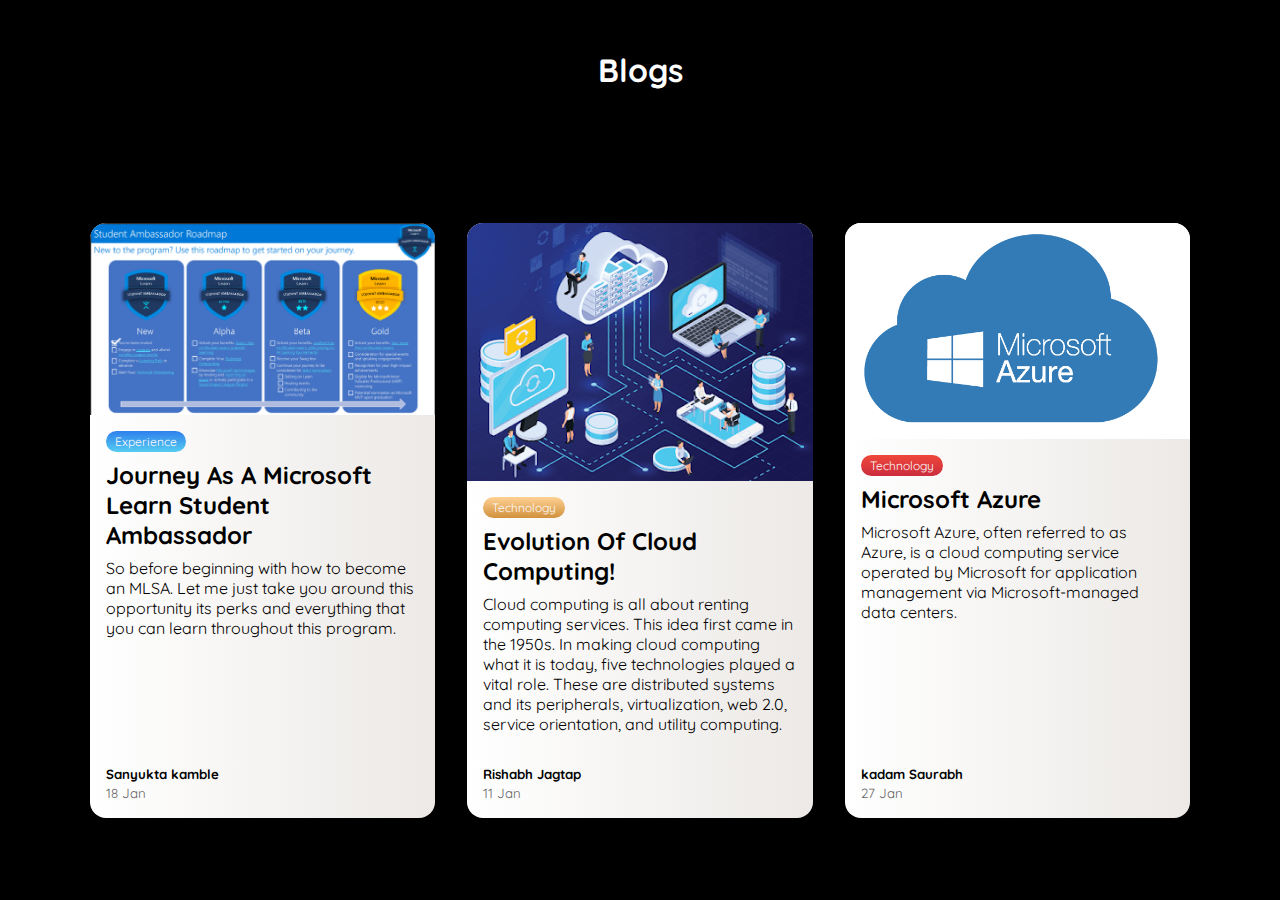
<file: mlsac aissms ioit.org/Blogs/index.html>
<!DOCTYPE html>
<html lang="en" >
<head>
  <meta charset="UTF-8">
  <title>MLSAC BLOG</title>
  <link rel="stylesheet" href="./style.css">

</head>
<body>
<!-- partial:index.partial.html -->
<div class="heading">
    <h1>Blogs</h1>

</div>
<div class="container">
  <div class="card">
    <div class="card__header">
      <img src="../Blogs/img/sayuta.png" alt="card__image" class="card__image" width="600">
    </div>
    <div class="card__body">
      <span class="tag tag-blue">Experience</span>
      <h4>Journey as a Microsoft Learn Student Ambassador</h4>
      <p>So before beginning with how to become an MLSA. Let me just take you around this opportunity its perks and everything that you can learn throughout this program.</p>
    </div>
    <div class="card__footer">
      <div class="user">
        <!-- <img src="" alt="user__image" class="user__image"> -->
        <div class="user__info">
          <h5>Sanyukta kamble</h5>
          <small>18 Jan</small>
        </div>
      </div>
    </div>
  </div>
  <div class="card">
    <div class="card__header">
      <img src="../assets/img/Evolution of Cloud Computing.png" alt="card__image" class="card__image" width="600">
    </div>
    <div class="card__body">
      <span class="tag tag-brown">Technology</span>
      <h4>Evolution of Cloud Computing!</h4>
      <p>Cloud computing is all about renting computing services. This idea first came in the 1950s. In making cloud computing what it is today, five technologies played a vital role. These are distributed systems and its peripherals, virtualization, web 2.0, service orientation, and utility computing.</p>
    </div>
    <div class="card__footer">
      <div class="user">
        <!-- <img src="https://i.pravatar.cc/40?img=2" alt="user__image" class="user__image"> -->
        <div class="user__info">
          <h5>Rishabh Jagtap</h5>
          <small>11 Jan</small>
        </div>
      </div>
    </div>
  </div>
  <div class="card">
    <div class="card__header">
      <img src="../Blogs/img/azure.png" alt="card__image" class="card__image" width="600">
    </div>
    <div class="card__body">
      <span class="tag tag-red">Technology</span>
      <h4>Microsoft Azure</h4>
      <p>Microsoft Azure, often referred to as Azure, is a cloud computing service operated by Microsoft for application management via Microsoft-managed data centers.</p>
    </div>
    <div class="card__footer">
      <div class="user">
        <!-- <img src="https://i.pravatar.cc/40?img=3" alt="user__image" class="user__image"> -->
        <div class="user__info">
          <h5>kadam Saurabh</h5>
          <small>27 Jan</small>
        </div>
      </div>
    </div>
  </div>
</div>
<!-- partial -->
  
</body>
</html>
</file>
<file: mlsac aissms ioit.org/Blogs/style.css>
@import url("https://fonts.googleapis.com/css2?family=Quicksand:wght@300..700&display=swap");

*,
*::before,
*::after {
  box-sizing: border-box;
  padding: 0;
  margin: 0;
}

body {
  font-family: "Quicksand", sans-serif;
  display: grid;
  place-items: center;
  height: 100vh;
  background: #000000;  

}
.heading{
    align-items: center;
    color: white;
    font-style: normal;
}
.container {
  display: flex;
  flex-wrap: wrap;
  justify-content: center;
  max-width: 1200px;
  margin-block: 2rem;
  gap: 2rem;
}

img {
  max-width: 100%;
  display: block;
  object-fit: cover;
}

.card {
  display: flex;
  flex-direction: column;
  width: clamp(20rem, calc(20rem + 2vw), 22rem);
  overflow: hidden;
  box-shadow: 0 .1rem 1rem rgba(0, 0, 0, 0.1);
  border-radius: 1em;
  background: #ECE9E6;
background: linear-gradient(to right, #FFFFFF, #ECE9E6);

}



.card__body {
  padding: 1rem;
  display: flex;
  flex-direction: column;
  gap: .5rem;
}


.tag {
  align-self: flex-start;
  padding: .25em .75em;
  border-radius: 1em;
  font-size: .75rem;
}

.tag + .tag {
  margin-left: .5em;
}

.tag-blue {
  background: #56CCF2;
background: linear-gradient(to bottom, #2F80ED, #56CCF2);
  color: #fafafa;
}

.tag-brown {
  background: #D1913C;
background: linear-gradient(to bottom, #FFD194, #D1913C);
  color: #fafafa;
}

.tag-red {
  background: #cb2d3e;
background: linear-gradient(to bottom, #ef473a, #cb2d3e);
  color: #fafafa;
}

.card__body h4 {
  font-size: 1.5rem;
  text-transform: capitalize;
}

.card__footer {
  display: flex;
  padding: 1rem;
  margin-top: auto;
}

.user {
  display: flex;
  gap: .5rem;
}

.user__image {
  border-radius: 50%;
}

.user__info > small {
  color: #666;
}
</file>
